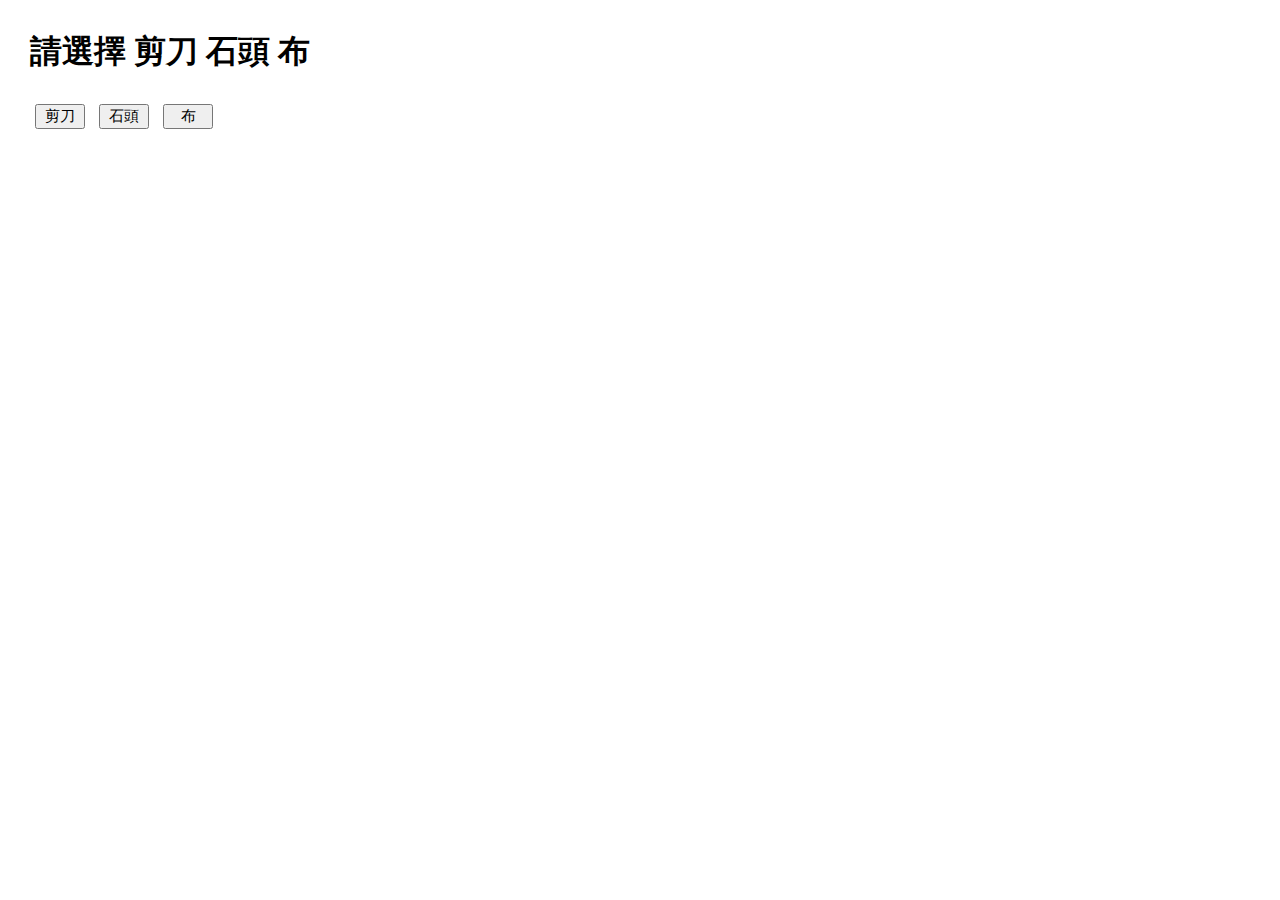
<file: rock, paper, scissors, shoot!/index.html>
<!DOCTYPE html>
<html lang="en">
<head>
    <meta charset="UTF-8">
    <meta name="viewport" content="width=device-width, initial-scale=1.0">
    <title>rock, paper, scissors, shoot!</title>
    <link rel="stylesheet" href="game.css">
</head>
<body>
    <section>
        <div>
            <h1>請選擇 剪刀 石頭 布</h1>
        </div>
        <div class="btn">
            <button id="btnScissors">剪刀</button>
            <button id="btnRock">石頭</button>
            <button id="btnPaper">布</button>
        </div>
    </section>
    <script src="game.js"></script>
</body>
</html>
</file>
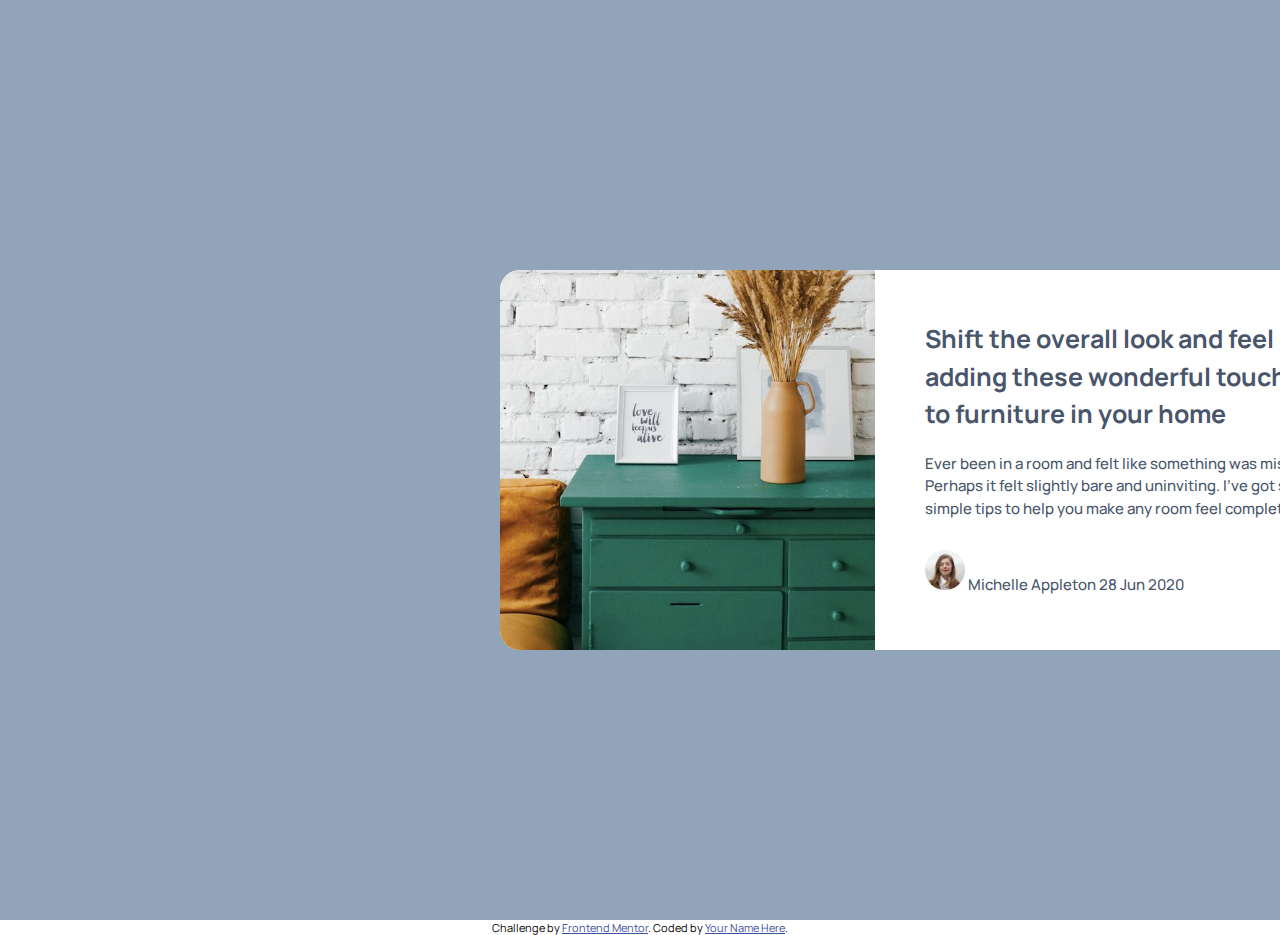
<file: frontendmentor-challenges/article-preview-component-master/index.html>
<!DOCTYPE html>
<html lang="en">

<head>
  <meta charset="UTF-8">
  <meta name="viewport" content="width=device-width, initial-scale=1.0">
  <!-- displays site properly based on user's device -->

  <link rel="icon" type="image/png" sizes="32x32" href="./images/favicon-32x32.png">
  <link rel="stylesheet" href="article-preview-component-master.css">
  <link rel="preconnect" href="https://fonts.googleapis.com">
  <link rel="preconnect" href="https://fonts.gstatic.com" crossorigin>
  <link href="https://fonts.googleapis.com/css2?family=Manrope:wght@500;700&display=swap" rel="stylesheet">

  <title>Frontend Mentor | Article preview component</title>

  <!-- Feel free to remove these styles or customise in your own stylesheet 👍 -->
  <style>
    .attribution {
      font-size: 11px;
      text-align: center;
    }

    .attribution a {
      color: hsl(228, 45%, 44%);
    }
  </style>
</head>

<body>
  <div class="background">
    <div class="container">
      <img class="drawers" src="images/drawers.jpg">
      <section>
        <h1>
          Shift the overall look and feel by adding these wonderful
          touches to furniture in your home
        </h1>

        <p>
          Ever been in a room and felt like something was missing? Perhaps
          it felt slightly bare and uninviting. I’ve got some simple tips
          to help you make any room feel complete.
        </p>
        <img class="michelle"src="images/avatar-michelle.jpg">
        <span>
          Michelle Appleton
          28 Jun 2020
        </span>
        <button id="btn">
          <img src="images/icon-share.svg">
        </button>
        <div id="share">
          <p>S H A R E</p>
          <img src="images/icon-facebook.svg">
          <img src="images/icon-twitter.svg">
          <img src="images/icon-pinterest.svg">
        </div>

      


      </section>



    </div>

  </div>



  <div class="attribution">
    Challenge by <a href="https://www.frontendmentor.io?ref=challenge" target="_blank">Frontend Mentor</a>.
    Coded by <a href="#">Your Name Here</a>.
  </div>
  <script src="article-preview-component-master.js"></script>
</body>

</html>
</file>
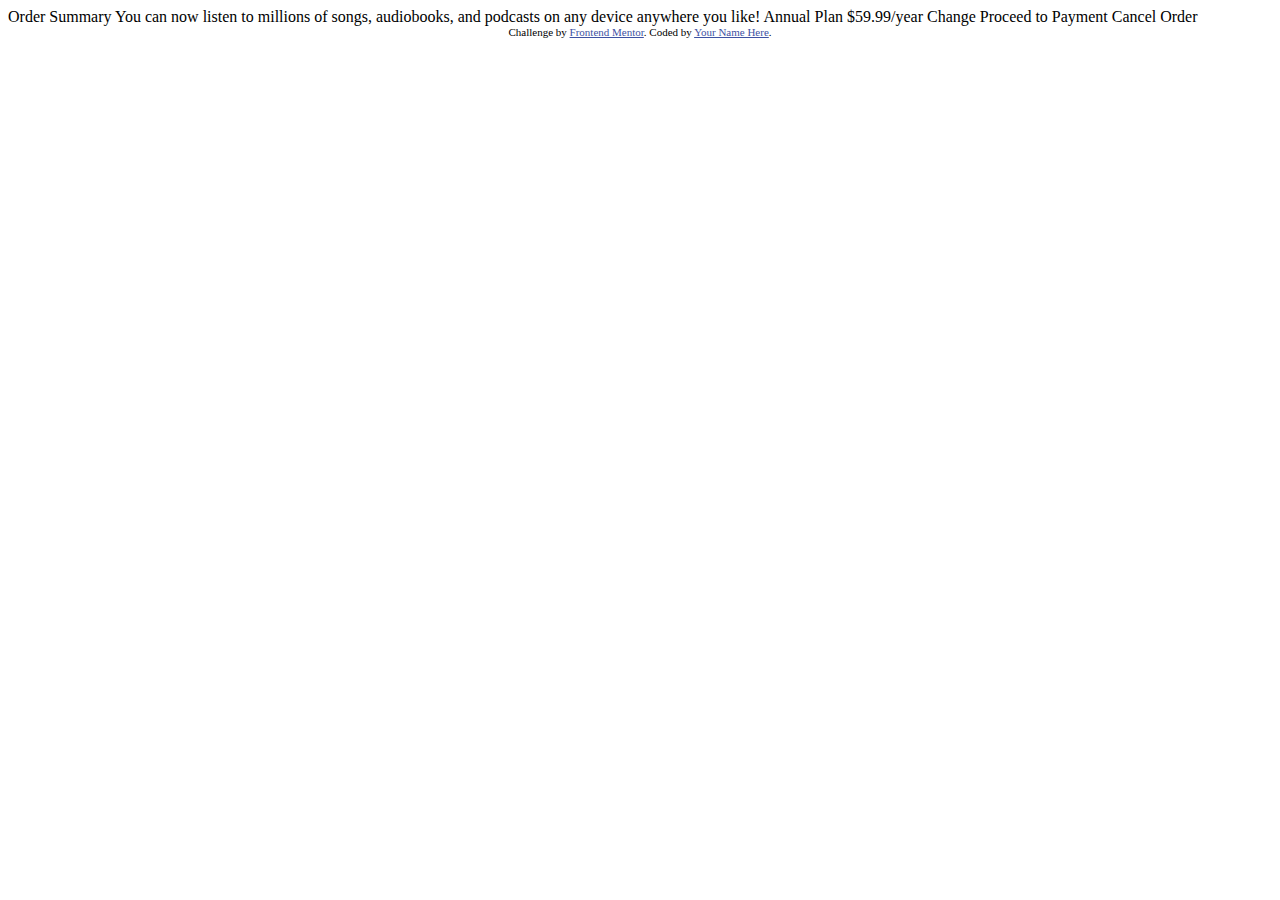
<file: frontendmentor-challenges/order-summary-component-main/index.html>
<!DOCTYPE html>
<html lang="en">
<head>
  <meta charset="UTF-8">
  <meta name="viewport" content="width=device-width, initial-scale=1.0"> <!-- displays site properly based on user's device -->

  <link rel="icon" type="image/png" sizes="32x32" href="./images/favicon-32x32.png">
  
  <title>Frontend Mentor | Order summary card</title>

  <!-- Feel free to remove these styles or customise in your own stylesheet 👍 -->
  <style>
    .attribution { font-size: 11px; text-align: center; }
    .attribution a { color: hsl(228, 45%, 44%); }
  </style>
</head>
<body>

  Order Summary

  You can now listen to millions of songs, audiobooks, and podcasts on any 
  device anywhere you like!

  Annual Plan
  $59.99/year

  Change

  Proceed to Payment
  Cancel Order
  
  <div class="attribution">
    Challenge by <a href="https://www.frontendmentor.io?ref=challenge" target="_blank">Frontend Mentor</a>. 
    Coded by <a href="#">Your Name Here</a>.
  </div>
</body>
</html>
</file>
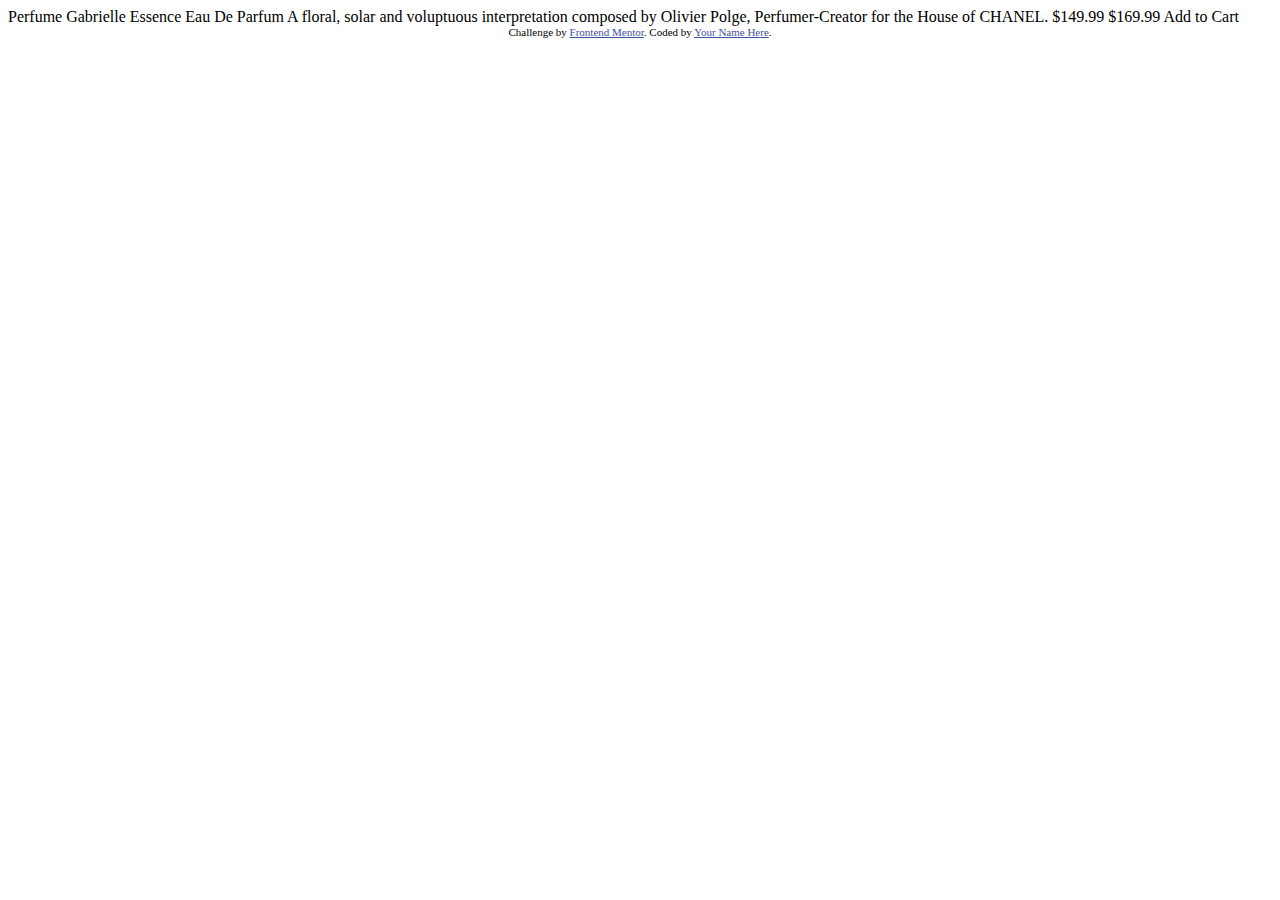
<file: frontendmentor-challenges/product-preview-card-component-main/index.html>
<!DOCTYPE html>
<html lang="en">
<head>
  <meta charset="UTF-8">
  <meta name="viewport" content="width=device-width, initial-scale=1.0"> <!-- displays site properly based on user's device -->

  <link rel="icon" type="image/png" sizes="32x32" href="./images/favicon-32x32.png">
  
  <title>Frontend Mentor | Product preview card component</title>

  <!-- Feel free to remove these styles or customise in your own stylesheet 👍 -->
  <style>
    .attribution { font-size: 11px; text-align: center; }
    .attribution a { color: hsl(228, 45%, 44%); }
  </style>
</head>
<body>

  Perfume

  Gabrielle Essence Eau De Parfum

  A floral, solar and voluptuous interpretation composed by Olivier Polge, 
  Perfumer-Creator for the House of CHANEL.

  $149.99
  $169.99

  Add to Cart
  
  <div class="attribution">
    Challenge by <a href="https://www.frontendmentor.io?ref=challenge" target="_blank">Frontend Mentor</a>. 
    Coded by <a href="#">Your Name Here</a>.
  </div>
</body>
</html>
</file>
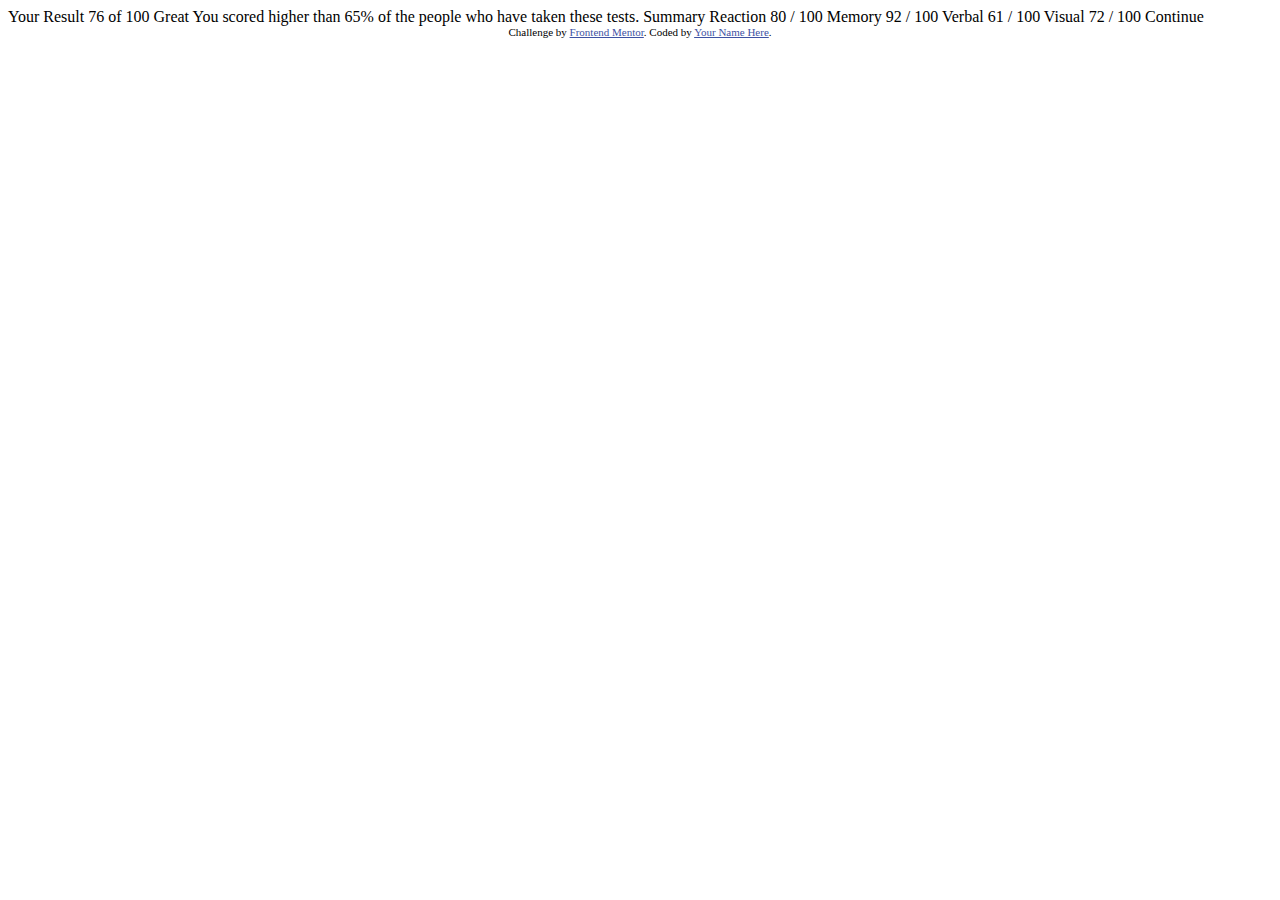
<file: frontendmentor-challenges/results-summary-component-main/index.html>
<!DOCTYPE html>
<html lang="en">
<head>
  <meta charset="UTF-8">
  <meta name="viewport" content="width=device-width, initial-scale=1.0"> <!-- displays site properly based on user's device -->

  <link rel="icon" type="image/png" sizes="32x32" href="./assets/images/favicon-32x32.png">
  
  <title>Frontend Mentor | Results summary component</title>

  <!-- Feel free to remove these styles or customise in your own stylesheet 👍 -->
  <style>
    .attribution { font-size: 11px; text-align: center; }
    .attribution a { color: hsl(228, 45%, 44%); }
  </style>
</head>
<body>

  Your Result
  76
  of 100

  Great
  You scored higher than 65% of the people who have taken these tests.
  
  Summary

  Reaction
  80 / 100

  Memory
  92 / 100

  Verbal
  61 / 100

  Visual
  72 / 100

  Continue
  
  <div class="attribution">
    Challenge by <a href="https://www.frontendmentor.io?ref=challenge" target="_blank">Frontend Mentor</a>. 
    Coded by <a href="#">Your Name Here</a>.
  </div>
</body>
</html>
</file>
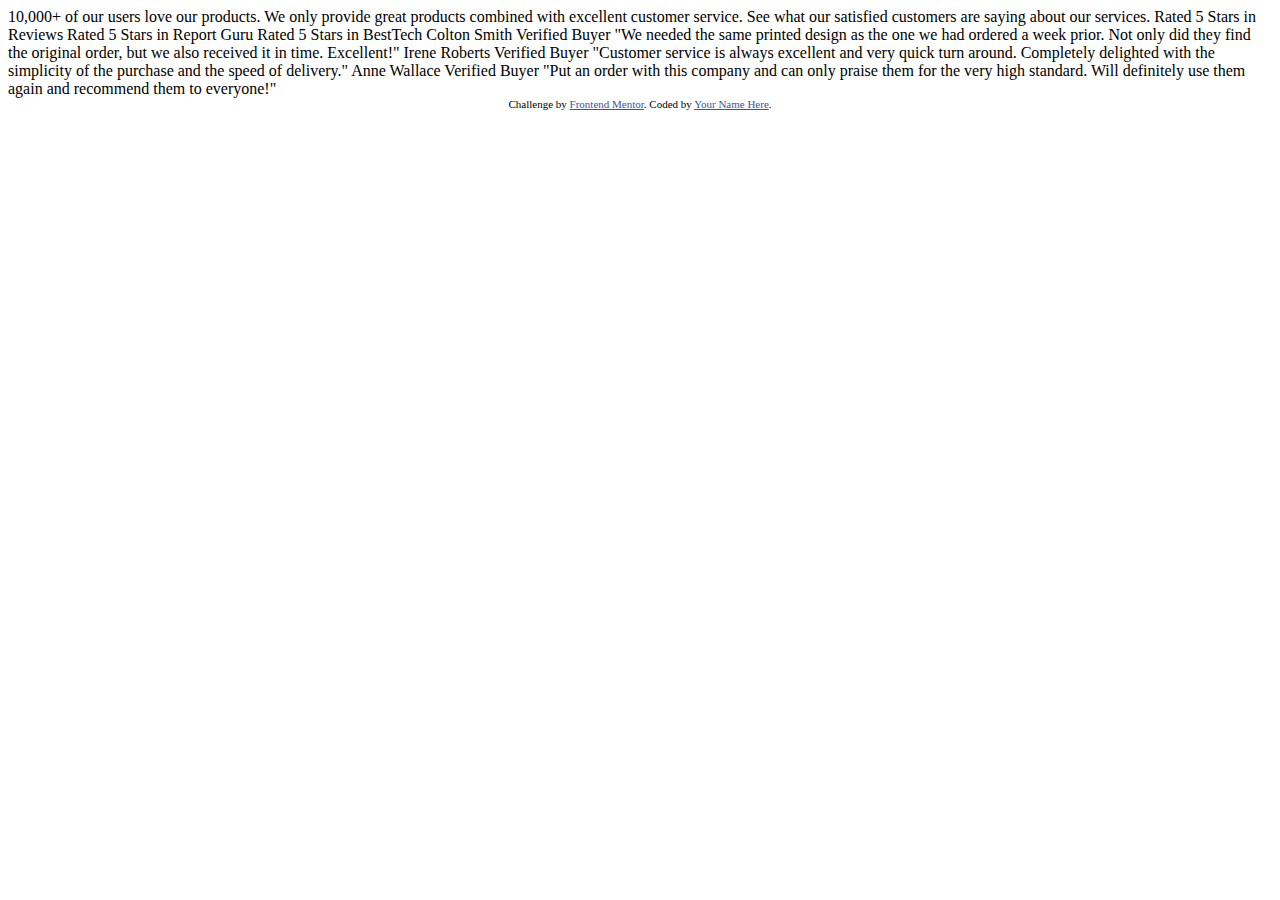
<file: frontendmentor-challenges/social-proof-section-master/index.html>
<!DOCTYPE html>
<html lang="en">
  <head>
    <meta charset="UTF-8" />
    <meta name="viewport" content="width=device-width, initial-scale=1.0" />
    <!-- displays site properly based on user's device -->

    <link
      rel="icon"
      type="image/png"
      sizes="32x32"
      href="./images/favicon-32x32.png"
    />

    <title>Frontend Mentor | Social proof section</title>

    <!-- Feel free to remove these styles or customise in your own stylesheet 👍 -->
    <style>
      .attribution {
        font-size: 11px;
        text-align: center;
      }
      .attribution a {
        color: hsl(228, 45%, 44%);
      }
    </style>
  </head>
  <body>
    10,000+ of our users love our products.

    We only provide great products combined with excellent customer service.
    See what our satisfied customers are saying about our services.
    
    Rated 5 Stars in Reviews
    Rated 5 Stars in Report Guru
    Rated 5 Stars in BestTech
    
    Colton Smith 
    Verified Buyer
    "We needed the same printed design as the one we had ordered a week prior.
    Not only did they find the original order, but we also received it in time.
    Excellent!"
    
    Irene Roberts 
    Verified Buyer
    "Customer service is always excellent and very quick turn around. Completely
    delighted with the simplicity of the purchase and the speed of delivery."
    
    Anne Wallace 
    Verified Buyer
    "Put an order with this company and can only praise them for the very high
    standard. Will definitely use them again and recommend them to everyone!"

    <div class="attribution">
      Challenge by
      <a href="https://www.frontendmentor.io?ref=challenge" target="_blank"
        >Frontend Mentor</a
      >. Coded by <a href="#">Your Name Here</a>.
    </div>
  </body>
</html>
</file>
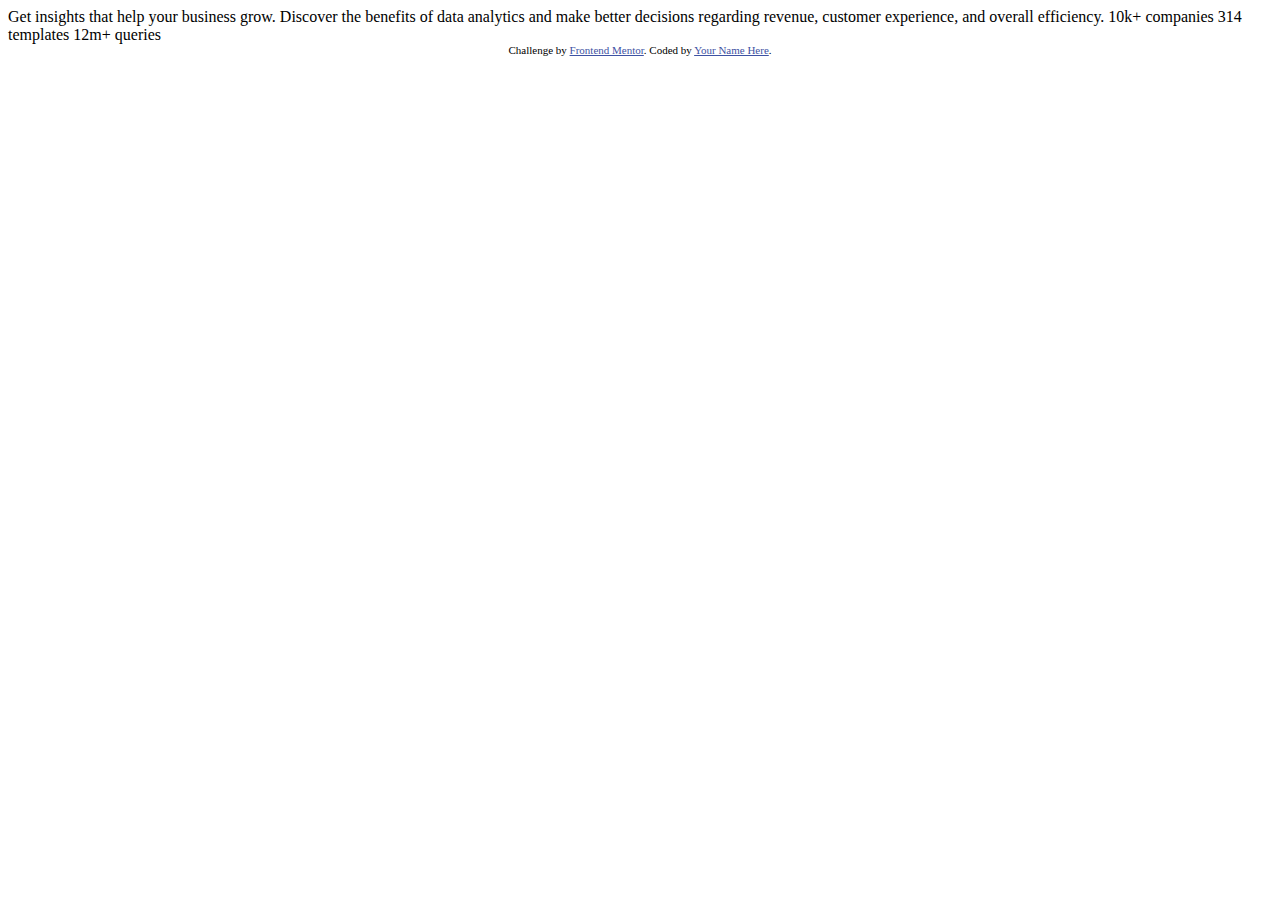
<file: frontendmentor-challenges/stats-preview-card-component-main/index.html>
<!DOCTYPE html>
<html lang="en">
<head>
  <meta charset="UTF-8">
  <meta name="viewport" content="width=device-width, initial-scale=1.0"> <!-- displays site properly based on user's device -->

  <link rel="icon" type="image/png" sizes="32x32" href="./images/favicon-32x32.png">
  
  <title>Frontend Mentor | Stats preview card component</title>

  <!-- Feel free to remove these styles or customise in your own stylesheet 👍 -->
  <style>
    .attribution { font-size: 11px; text-align: center; }
    .attribution a { color: hsl(228, 45%, 44%); }
  </style>
</head>
<body>

  Get insights that help your business grow.

  Discover the benefits of data analytics and make better decisions regarding revenue, customer 
  experience, and overall efficiency.

  10k+ companies
  314 templates
  12m+ queries

  <div class="attribution">
    Challenge by <a href="https://www.frontendmentor.io?ref=challenge" target="_blank">Frontend Mentor</a>. 
    Coded by <a href="#">Your Name Here</a>.
  </div>
</body>
</html>
</file>
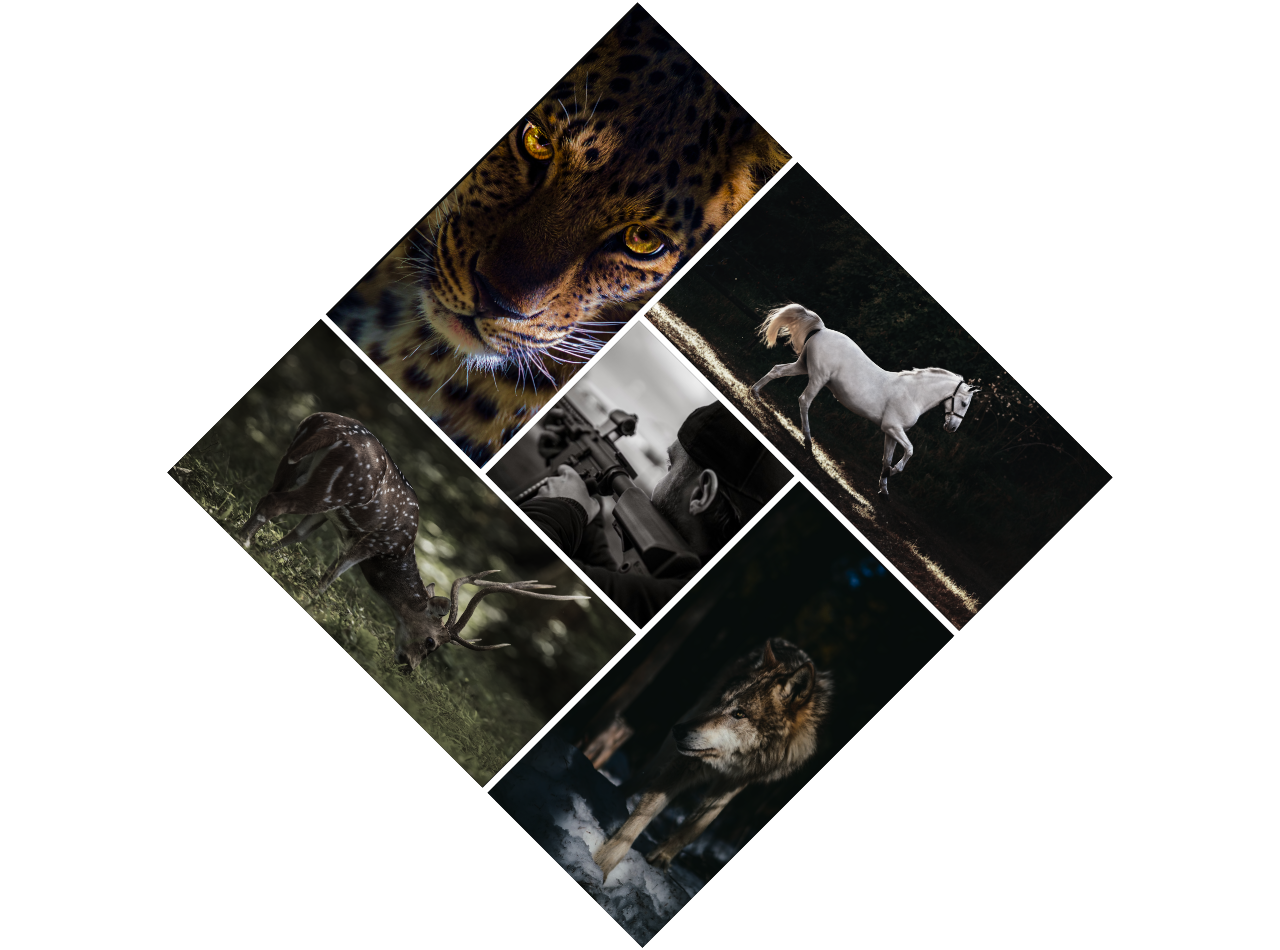
<file: Mosaic Layout/Mosaic Layout.html>
<!DOCTYPE html>
<html lang="en">
<head>
    <meta charset="UTF-8">
    <meta name="viewport" content="width=device-width, initial-scale=1.0">
    <link href="Mosaic Layout.css" rel="stylesheet">

    <title>Mosaic Layout</title>
</head>
<body>
    <div class="content_grid">
        <div class="one"></div>
        <div class="two"></div>
        <div class="three"></div>
        <div class="four"></div>
        <div class="five"></div>


    </div>
    
</body>
</html>
</file>
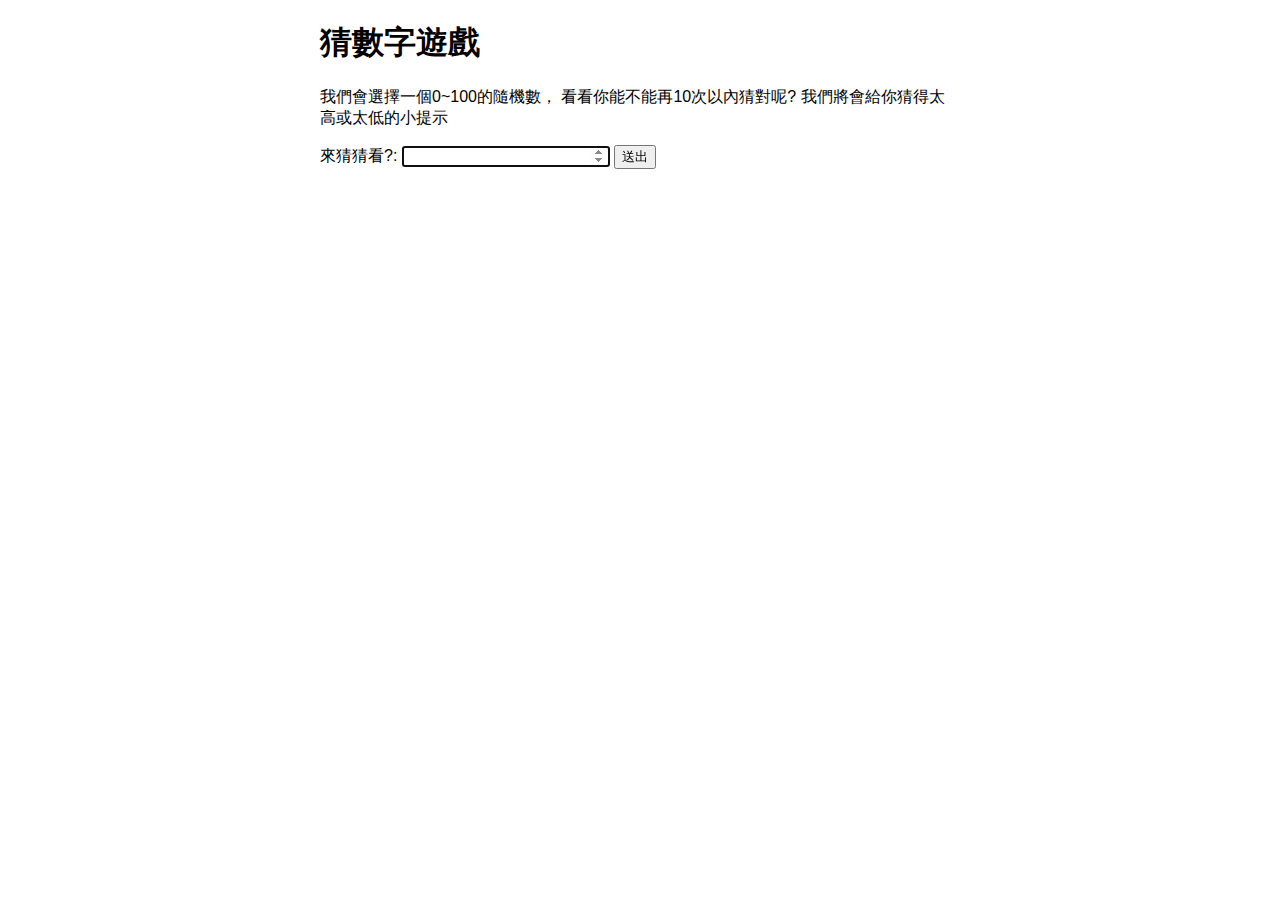
<file: number-guessing-game/number-guessing-game-start.html>
<!DOCTYPE html>
<html lang="en-us">

<head>
  <meta charset="utf-8">

  <title>Number guessing game</title>

  <style>
    html {
      font-family: sans-serif;
    }

    body {
      width: 50%;
      max-width: 800px;
      min-width: 480px;
      margin: 0 auto;
    }

    .form input[type="number"] {
      width: 200px;
    }

    .lastResult {
      color: white;
      padding: 3px;
    }
  </style>
</head>

<body>
  <h1>猜數字遊戲</h1>

  <p>我們會選擇一個0~100的隨機數， 看看你能不能再10次以內猜對呢? 我們將會給你猜得太高或太低的小提示</p>

  <div class="form">
    <label for="guessField">來猜猜看?: </label>
    <input type="number" min="1" max="100" required id="guessField" class="guessField">
    <input type="submit" value="送出" class="guessSubmit">
  </div>

  <div class="resultParas">
    <p class="guesses"></p>
    <p class="lastResult"></p>
    <p class="lowOrHi"></p>
  </div>

  <script src="number-guessing-game-start.js"></script>

</body>

</html>
</file>
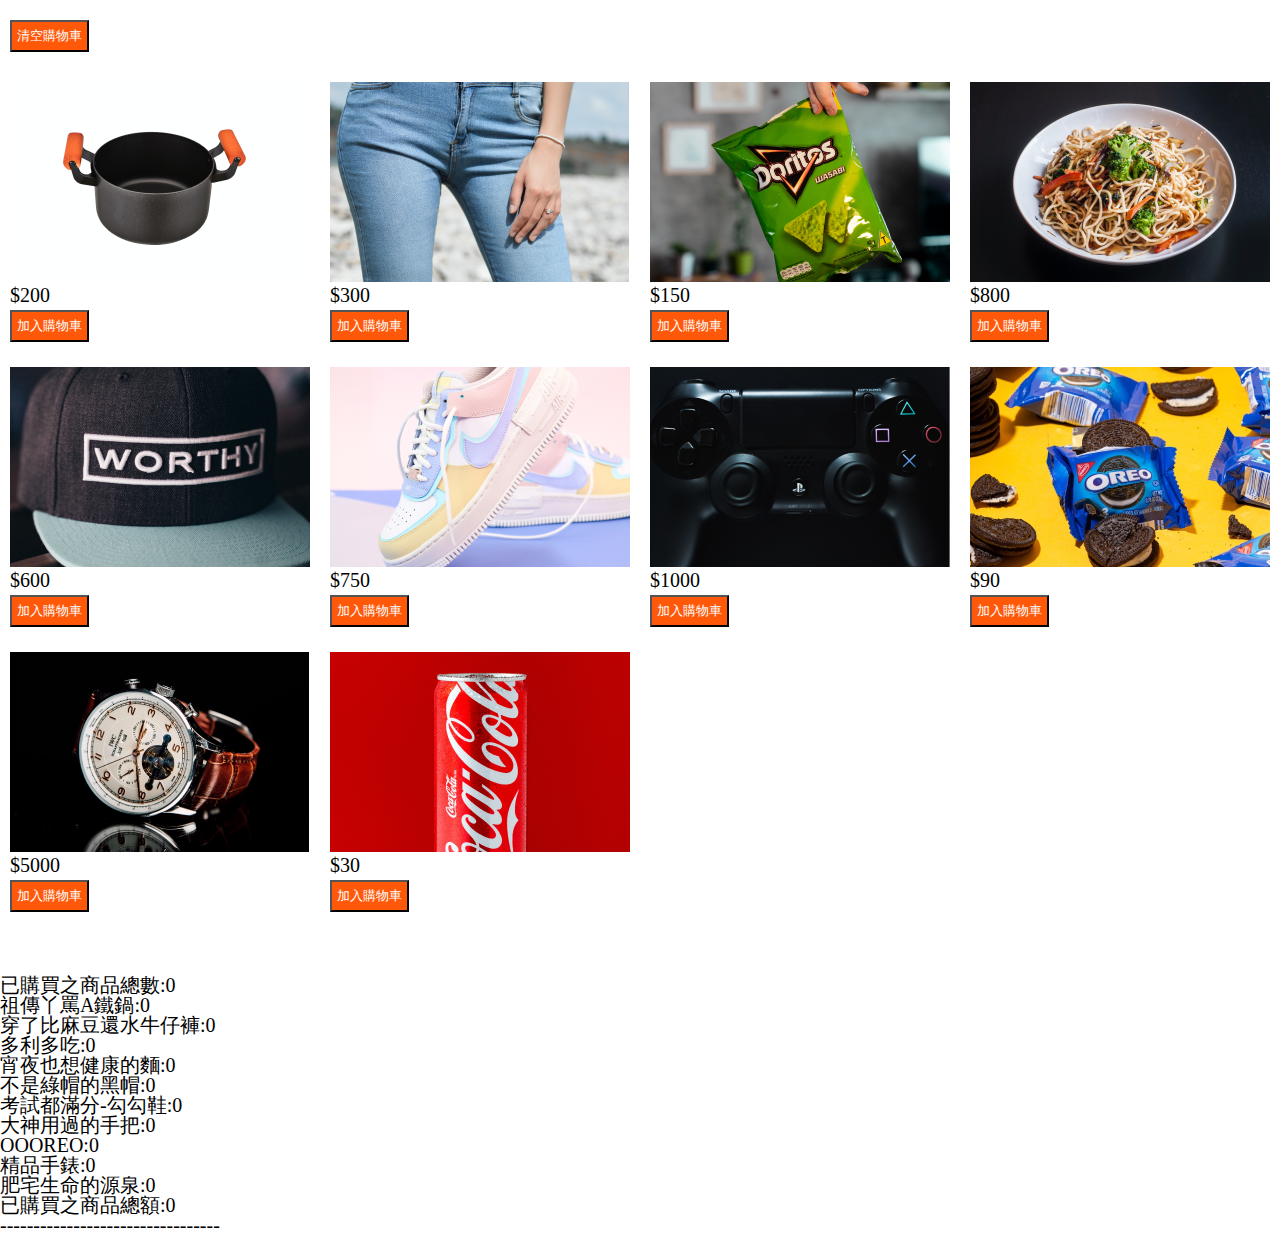
<file: shopping cart/shopping_cart.html>
<!DOCTYPE html>
<html lang="en">
<head>
    <meta charset="UTF-8">
    <meta name="viewport" content="width=device-width, initial-scale=1.0">
    <title>Shopping Cart</title>
    <link rel="stylesheet" href="reset.css">
    <link rel="stylesheet" href="Shopping Cart.css">
    
</head>
<body>
    <div class="function">
        <button id="cancel">清空購物車</button>
    </div>
    <div class="warp">
        <div class="product">
            <img src="pic/pot.png">
            <p class="price">$200</p>
            <button class="btn1">加入購物車</button>
        </div>
        <div class="product">
            <img src="pic/pants.png">
            <p class="price">$300</p>
            <button class="btn2">加入購物車</button>
        </div>
        <div class="product">
            <img src="pic/doritos.png">
            <p class="price">$150</p>
            <button class="btn3">加入購物車</button>
        </div>
        <div class="product">
            <img src="pic/nodles.png">
            <p class="price">$800</p>
            <button class="btn4">加入購物車</button>
        </div>
        <div class="product">
            <img src="pic/cap.png">
            <p class="price">$600</p>
            <button class="btn5">加入購物車</button>
        </div>
        <div class="product">
            <img src="pic/shoes.png">
            <p class="price">$750</p>
            <button class="btn6">加入購物車</button>
        </div>
        <div class="product">
            <img src="pic/gamecontroler.png">
            <p class="price">$1000</p>
            <button class="btn7">加入購物車</button>
        </div>
        <div class="product">
            <img src="pic/oreo.png">
            <p class="price">$90</p>
            <button class="btn8">加入購物車</button>
        </div>
        <div class="product">
            <img src="pic/watch.png">
            <p class="price">$5000</p>
            <button class="btn9">加入購物車</button>
        </div>
        <div class="product">
            <img src="pic/coke.png">
            <p class="price">$30</p>
            <button class="btn10">加入購物車</button>
        </div>
    </div>
    </br>
    </br>
    </br>
    <p class="cart">
        
    </p>
    <script src="Shopping Cart.js"></script>
</body>
</html>
</file>
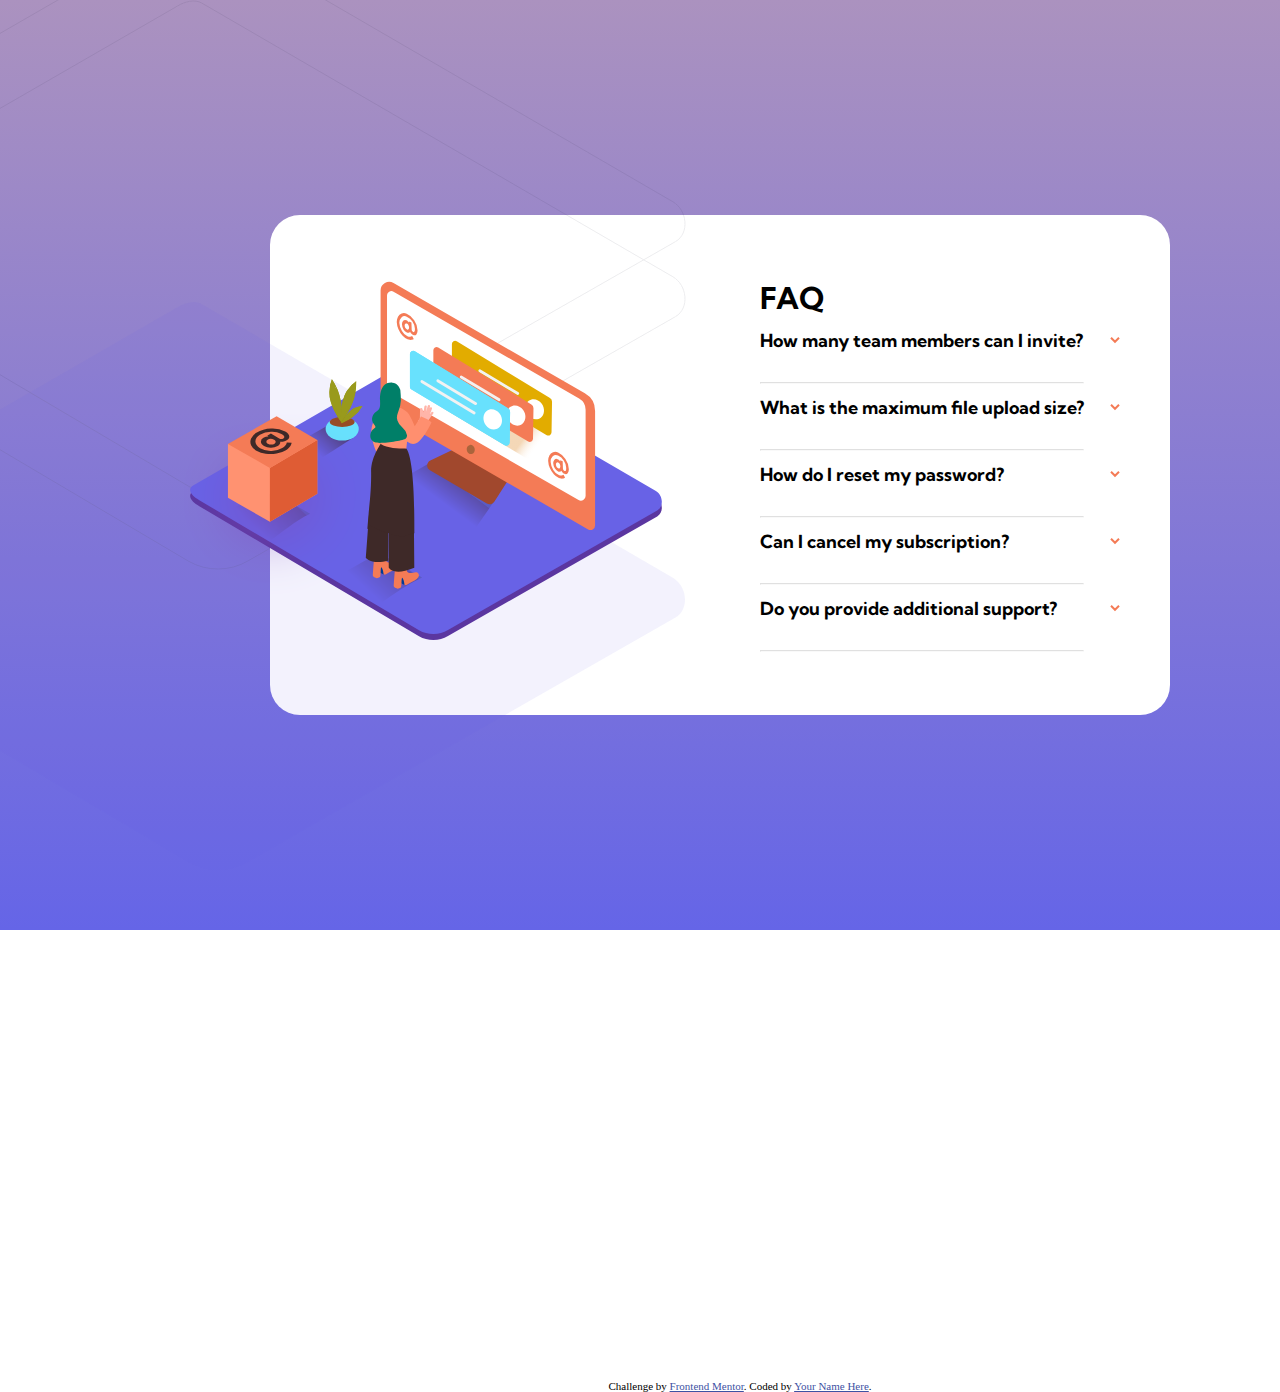
<file: frontendmentor-challenges/faq-accordion-card-main/FAQ Accordion Card.html>
<!DOCTYPE html>
<html lang="en">

<head>
  <meta charset="UTF-8">
  <meta name="viewport" content="width=device-width, initial-scale=1.0">
  <!-- displays site properly based on user's device -->

  <link rel="icon" type="image/png" sizes="32x32" href="./images/favicon-32x32.png">

  <title>Frontend Mentor | FAQ Accordion Card</title>

  <!-- Feel free to remove these styles or customise in your own stylesheet 👍 -->
  <style>
    .attribution {
      font-size: 11px;
      text-align: center;
    }

    .attribution a {
      color: hsl(228, 45%, 44%);
    }
  </style>
  <link rel="stylesheet" href="FAQ Accordion Card.css">
  <link rel="preconnect" href="https://fonts.googleapis.com">
  <link rel="preconnect" href="https://fonts.gstatic.com" crossorigin>
  <link href="https://fonts.googleapis.com/css2?family=Kumbh+Sans&family=Overpass:wght@200&display=swap" rel="stylesheet">
  <link href="https://fonts.googleapis.com/css2?family=Kumbh+Sans:wght@700&family=Overpass:wght@200&display=swap" rel="stylesheet">
</head>

<body>
  <div class="background_1">
    <div class="background_2">
      <img class="bg_pattern" src="images/bg-pattern-desktop.svg">
      <img class="woman_online" src="images/illustration-woman-online-desktop.svg">
      <img class="illustration_box" src="images/illustration-box-desktop.svg">
    </div>
    <div id="faq">
      <section>
        <h1>FAQ</h1>
        <h2>How many team members can I invite?</h2>
          <img id="arrow_1" src="images/icon-arrow-down.svg">
        <p id="p_1">
          You can invite up to 2 additional users on the Free plan. There is no limit on
          team members for the Premium plan.
        </p>
        <hr style="color: #7e7e86; opacity: 0.3;margin-top: 15px;"></hr>

        <h2>What is the maximum file upload size?</h2>
                
          <img id="arrow_2" src="images/icon-arrow-down.svg">
        <p id="p_2">
          No more than 2GB. All files in your account must fit your allotted storage space.
        </p>
        <hr style="color: #7e7e86; opacity: 0.3;margin-top: 15px;"></hr>

        <h2>How do I reset my password?</h2>
                
          <img id="arrow_3"src="images/icon-arrow-down.svg">
        <p id="p_3">
          Click “Forgot password” from the login page or “Change password” from your profile page.
          A reset link will be emailed to you.
        </p>
        <hr style="color: #7e7e86; opacity: 0.3;margin-top: 15px;"></hr>

        <h2>Can I cancel my subscription?</h2>
                
          <img id="arrow_4"src="images/icon-arrow-down.svg">
        <p id="p_4">
          Yes! Send us a message and we’ll process your request no questions asked.
        </p>
        <hr style="color: #7e7e86; opacity: 0.3;margin-top: 15px;"></hr>
        <h2>Do you provide additional support?</h2>
                
          <img id="arrow_5"src="images/icon-arrow-down.svg">
        <p id="p_5">
          Chat and email support is available 24/7. Phone lines are open during normal business hours.
        </p>
        <hr style="color: #7e7e86; opacity: 0.3;margin-top: 15px;"></hr>
      </section>
    </div>
  </div>
  <div class="attribution">
    Challenge by <a href="https://www.frontendmentor.io?ref=challenge" target="_blank">Frontend Mentor</a>.
    Coded by <a href="#">Your Name Here</a>.
  </div>
  <script src="FAQ Accordion Card.js"></script>
</body>

</html>
</file>
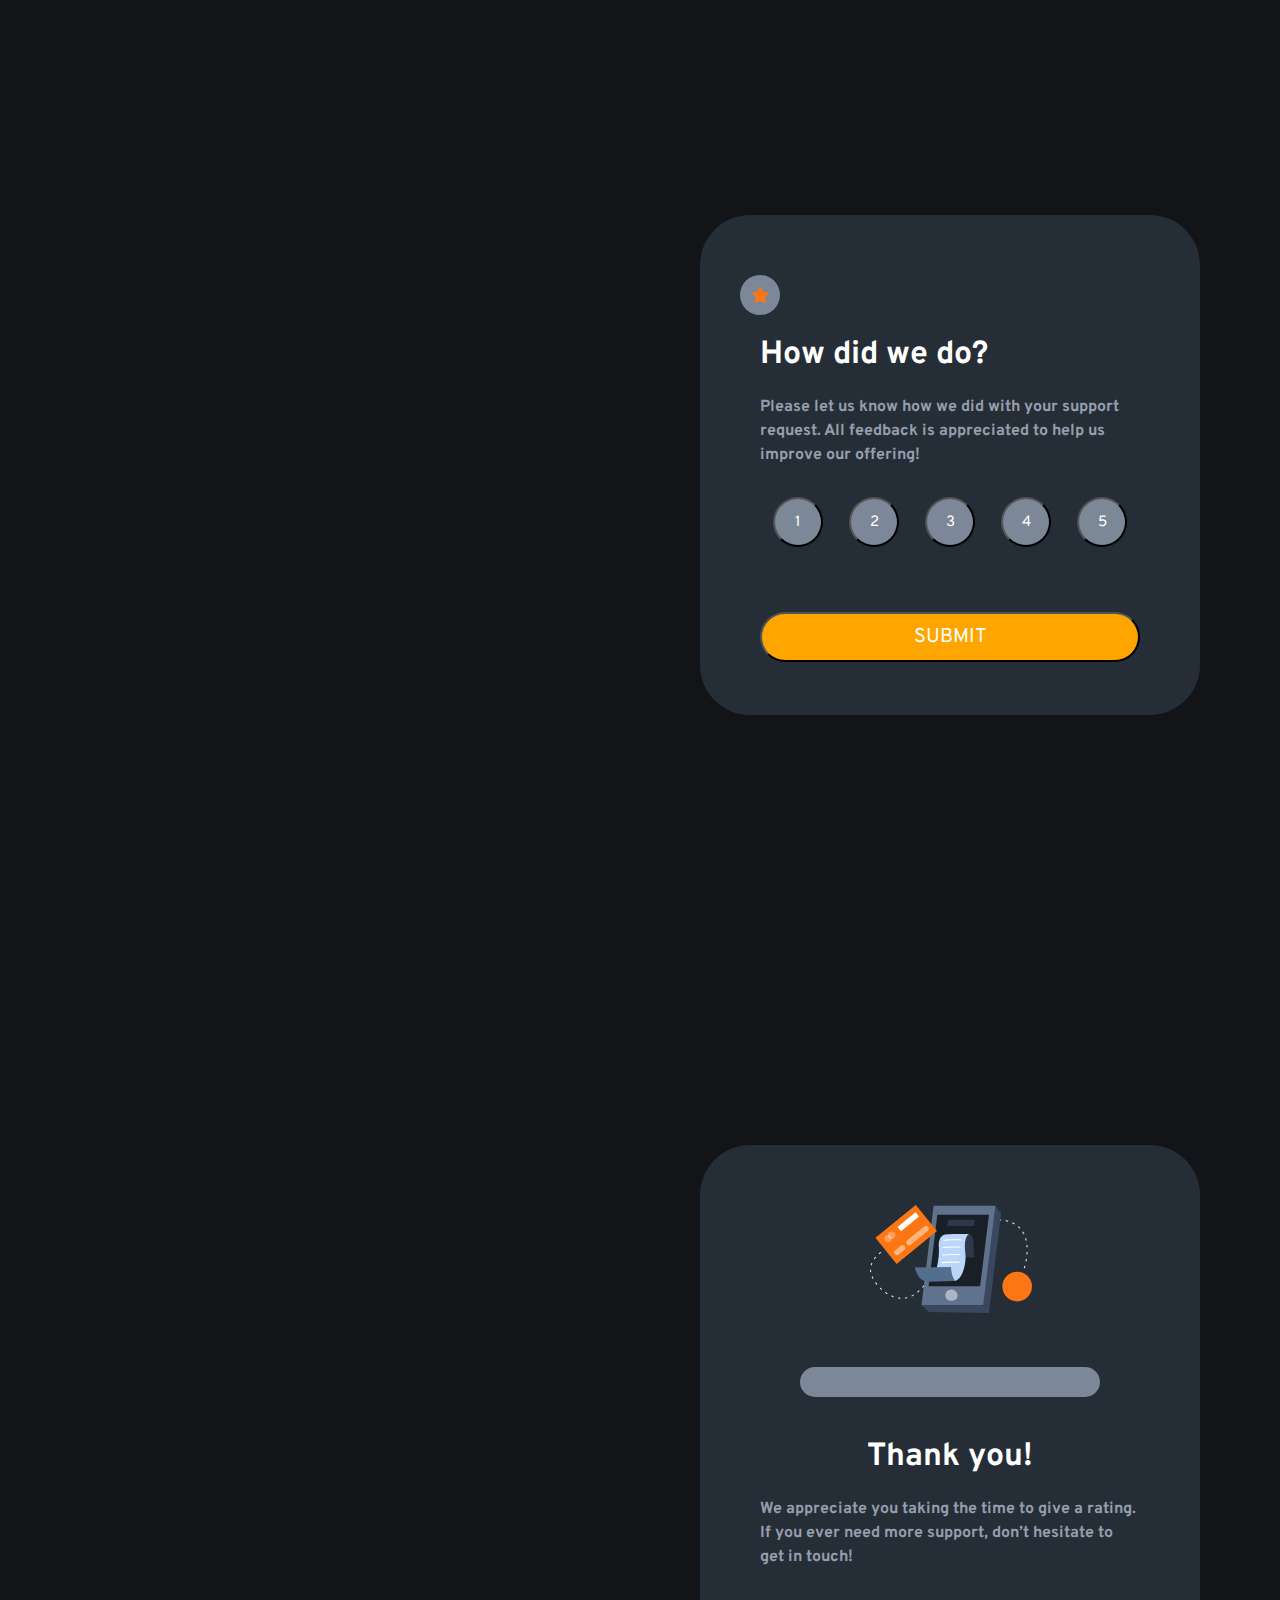
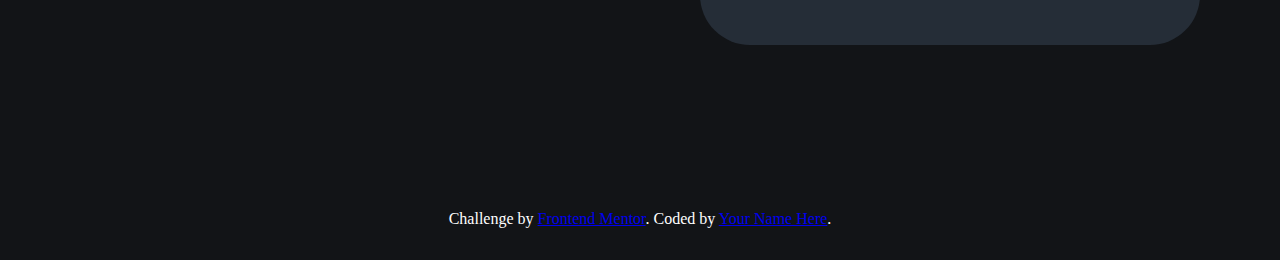
<file: frontendmentor-challenges/interactive-rating-component-main/rating-component_1.html>
<!DOCTYPE html>
<html lang="en">
<head>
  <meta charset="UTF-8">
  <meta name="viewport" content="width=device-width, initial-scale=1.0"> <!-- displays site properly based on user's device -->

  <link rel="stylesheet" href="images/interactive_rating.css"/>
  <link rel="preconnect" href="https://fonts.googleapis.com">
  <link rel="preconnect" href="https://fonts.gstatic.com" crossorigin>
  <link href="https://fonts.googleapis.com/css2?family=Overpass:wght@700&display=swap" rel="stylesheet">

  <title>Frontend Mentor | Interactive rating component</title>

  <!-- Feel free to remove these styles or customise in your own stylesheet 👍 -->
  <style>
    .attribution { font-size: 11px; text-align: center; }
    .attribution a { color: hsl(228, 45%, 44%); }
  </style>
</head>
<body>
  <div class="background">
    <div class="content_1">
      <div class="star_box">
        <img id=star src="images/icon-star.svg">
      </div>
      <h1>How did we do?</h1>
      <p class="text">Please let us know how we did with your support request. All feedback is appreciated 
        to help us improve our offering!
      </p>
      <div class="score">
        <button id="btn1">
          <p class="num1">1</p>
        </button id="btn1">
          
        <button id="btn2">
          <p class="num2">2</p>
        </button id="btn2">

        <button id="btn3">
          <p class="num3">3</p>
        </button id="btn3">

        <button id="btn4">
          <p class="num4">4</p>
        </button id="btn4">

        <button id="btn5">
          <p class="num5">5</p>
        </button id="btn5">
      </div>
      <button id="submit">
        <p>SUBMIT</p>
      </button>
    </div>
  </div> 
  <script src="rating-component.js"></script>
  <div class="background">
    <div class="content_2">
        <img id="img2" src="images/illustration-thank-you.svg">
        <div class="event">
            <div class="event_text">
                <p id="event_value"></p>
            </div>
            <h1 class="thank">Thank you!</h1>
            <p class="text">We appreciate you taking the time to give a rating. If you ever need more support,
            don’t hesitate to get in touch!
            </p>
        </div>
    </div>
</div>




  <div id="attribution">
    Challenge by <a href="https://www.frontendmentor.io?ref=challenge" target="_blank">Frontend Mentor</a>. 
    Coded by <a href="#">Your Name Here</a>.
  </div>
</body>
</html>
</file>
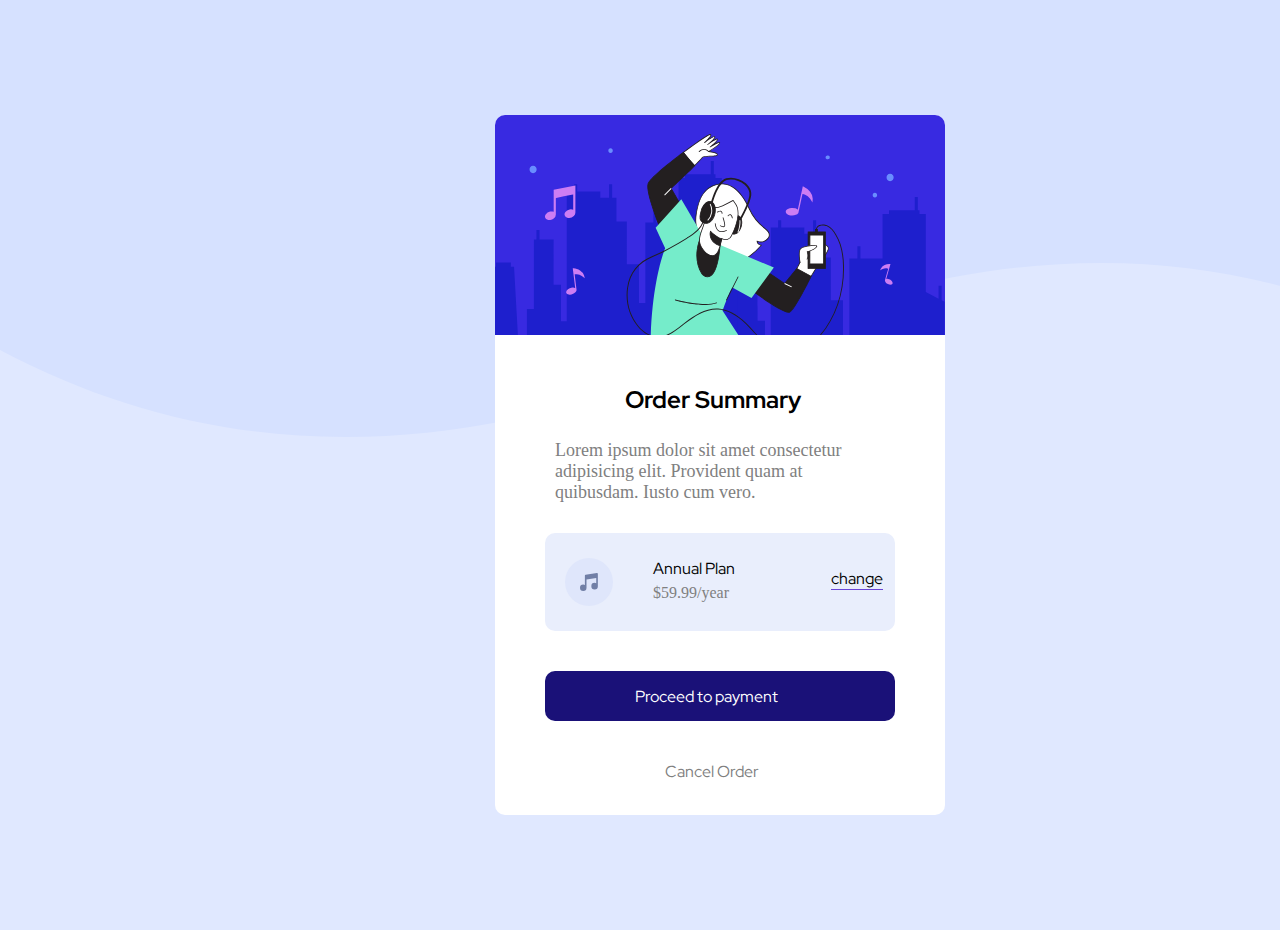
<file: frontendmentor-challenges/order-summary-component-main/order-summary.html>
<!DOCTYPE html>
<html>
    <head>
        <meta charset="utf-8">
        <link rel="stylesheet"  href="order-summary.css">
        <link rel="preconnect" href="https://fonts.googleapis.com">
        <link rel="preconnect" href="https://fonts.gstatic.com" crossorigin>
        <link href="https://fonts.googleapis.com/css2?family=Red+Hat+Display:wght@900&display=swap" rel="stylesheet">


        <title>order-summary</title>
    
        
    </head>
    <body>
        <div class="background">
            <svg xmlns="http://www.w3.org/2000/svg" width="1440" height="437"><path fill="#D6E1FF" fill-rule="evenodd" d="M0 349.974c218.558 116.035 460.05 116.035 724.475 0s502.933-116.035 715.525 0V0H0v349.974z"/></svg>
            <div class="content">
                <div class="pic">
                    <img src="images/illustration-hero.svg" style="border-radius: 10px 10px 0px 0px;">
                </div>
                <div class="text">
                    <h2>Order Summary</h2>
                    <p>Lorem ipsum dolor sit amet consectetur adipisicing elit. Provident quam at quibusdam. Iusto cum vero.</p>
                </div>
                <div class="box-1">
                    <img src="images/icon-music.svg">
                    <span class="box-2">
                        <p style="font-family:'Red Hat Display', sans-serif;">Annual Plan</p>
                        <p style="padding-top: 5px;color: gray;">$59.99/year</p>
                    </span>
                    <span class="box-3">
                        <p style="font-family:'Red Hat Display', sans-serif;">change</p>
                    </span>
                </div>
                <div class="bottom-1">
                    <p style="font-family:'Red Hat Display', sans-serif;">Proceed to payment</p>
                </div>
                <div class="bottom-2">
                    <P style="font-family:'Red Hat Display', sans-serif;">Cancel Order</P>
                </div>
            










        </div>








    </body>


</html>
</file>
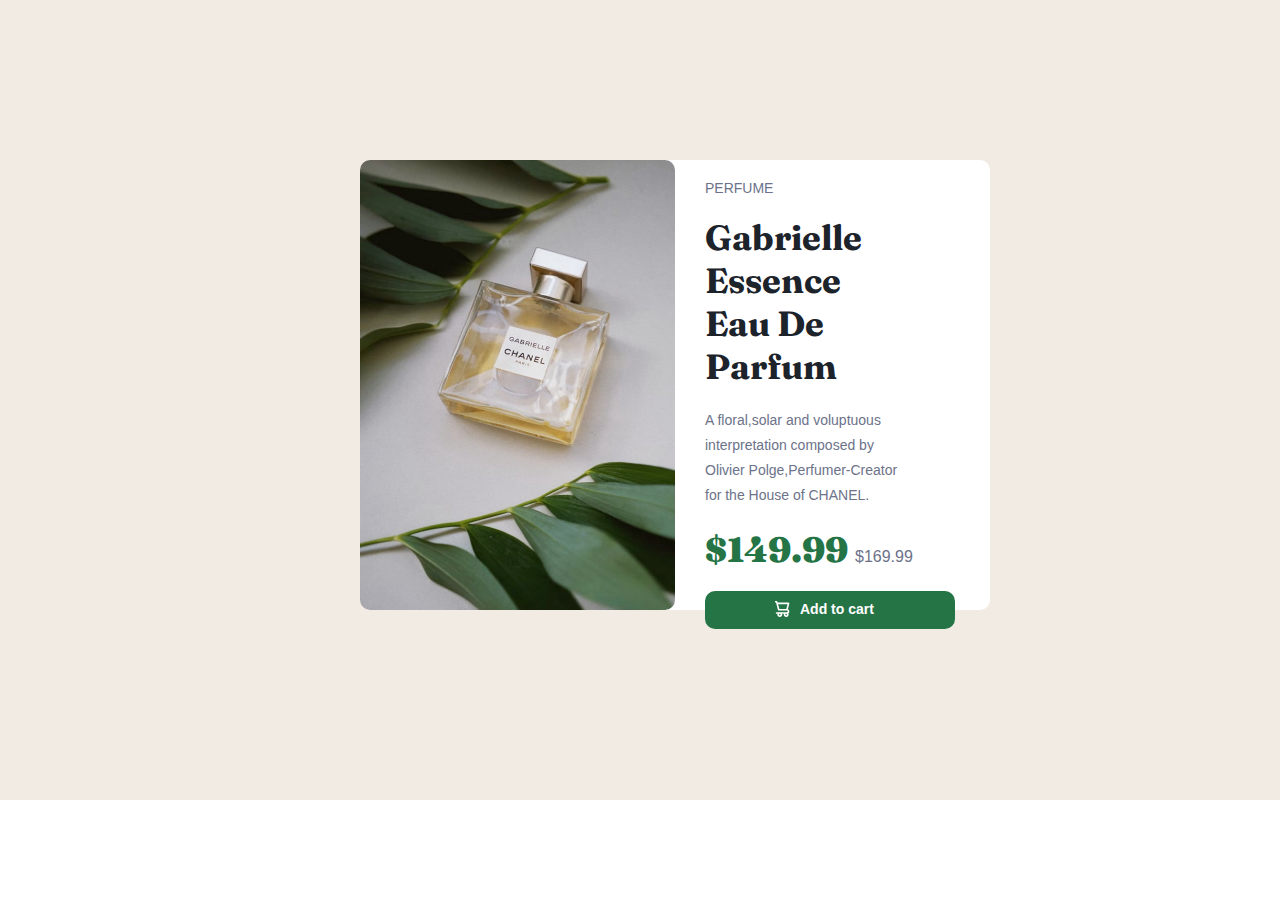
<file: frontendmentor-challenges/product-preview-card-component-main/product-preview-card.html>
<!DOCTYPE html>
<html>
    <head>
        <meta charset="utf-8">         
        <link rel="stylesheet" href="product-preview-card.css"/>
        <link rel="preconnect" href="https://fonts.googleapis.com">
        <link rel="preconnect" href="https://fonts.gstatic.com" crossorigin>
        <link href="https://fonts.googleapis.com/css2?family=Fraunces:opsz@9..144&display=swap" rel="stylesheet">
    </head>
    <body>
        <div class="wapper">
            <div class="content">
                <div class="products">
                    <img src="images/image-product-desktop.jpg">
                </div>
                <div class="products_info">
                    <div class="products_category">
                        <p style="color: hsl(228, 12%, 48%)">PERFUME</p>
                    </div>
                    <div class="products_name">
                            <span>Gabrielle Essence Eau De Parfum</span>
                    </div>
                    <div class="products_description">
                        <p>
                            A floral,solar and voluptuous interpretation composed by Olivier
                            Polge,Perfumer-Creator for the House of CHANEL.
                        </p>
                    </div>
                    <div class="products_prices">
                        <span class="prices-1">
                            $149.99
                        </span>             
                        <span style="font-family:'Montserrat', sans-serif; color: hsl(228, 12%, 48%);">
                            $169.99
                        </span>
                        
                    </div>
                    <div class="shopping_bag_buttom">                       
                        <svg width="15" height="16" xmlns="http://www.w3.org/2000/svg"><path d="M14.383 10.388a2.397 2.397 0 0 0-1.518-2.222l1.494-5.593a.8.8 0 0 0-.144-.695.8.8 0 0 0-.631-.28H2.637L2.373.591A.8.8 0 0 0 1.598 0H0v1.598h.983l1.982 7.4a.8.8 0 0 0 .799.59h8.222a.8.8 0 0 1 0 1.599H1.598a.8.8 0 1 0 0 1.598h.943a2.397 2.397 0 1 0 4.507 0h1.885a2.397 2.397 0 1 0 4.331-.376 2.397 2.397 0 0 0 1.12-2.021ZM11.26 7.99H4.395L3.068 3.196h9.477L11.26 7.991Zm-6.465 6.392a.8.8 0 1 1 0-1.598.8.8 0 0 1 0 1.598Zm6.393 0a.8.8 0 1 1 0-1.598.8.8 0 0 1 0 1.598Z" fill="#FFF"/></svg>
                        <p>Add to cart</p>  
                    </div>
                </div>
            </div>
        </div>

    </body>
</html>
</file>
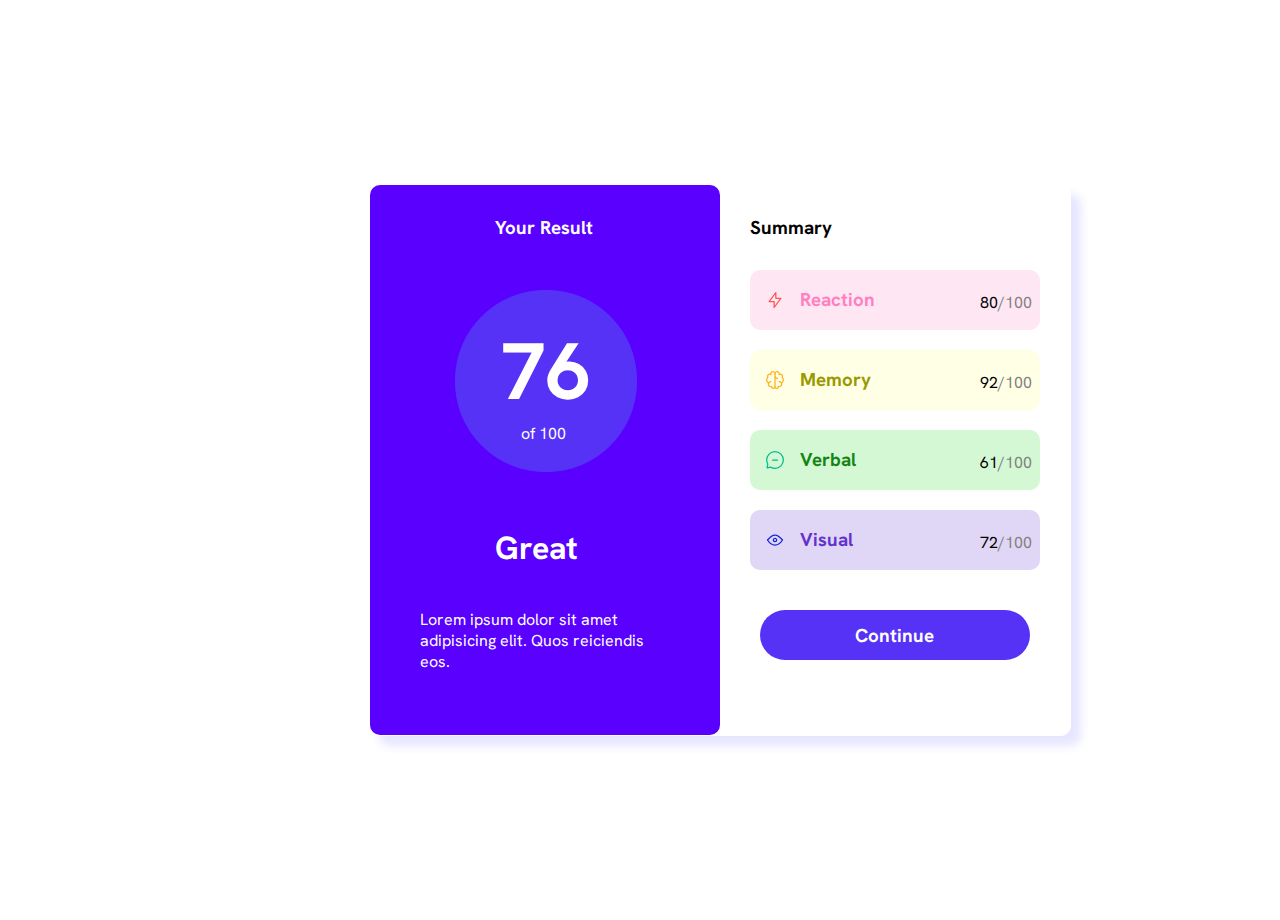
<file: frontendmentor-challenges/results-summary-component-main/results-summary.html>
<!DOCTYPE html>
    <head>
        <meat chaeset="utf-8">
        <link rel="stylesheet"  href="results-summary.css"/>
        <link rel="preconnect" href="https://fonts.googleapis.com">
        <link rel="preconnect" href="https://fonts.gstatic.com" crossorigin>
        <link href="https://fonts.googleapis.com/css2?family=Hanken+Grotesk:wght@500&display=swap" rel="stylesheet">
    </head>
    <body>
        <div class="background">
            <div class="content">
                <div class="box-1">
                    <div class="box-1-content">
                        <div class="your-result"><h3>Your Result</h3></div>
                        <div class="score">
                            <span>
                                <h1>76</h1>
                                <p style="font-size: 16px;">of 100</p>
                            </span>                           
                        </div>
                        <div class="great">
                            <h1>Great</h1>
                            <p>Lorem ipsum dolor sit amet adipisicing elit. Quos reiciendis eos.</p>
                        </div>
                    </div>   
                </div>
                <div class="box-2">
                    <div>
                        <h3>Summary</h3>
                    </div>
                    <div class="box-2-content">
                        <div class="div-1">
                          <svg xmlns="http://www.w3.org/2000/svg" width="20" height="20" fill="none" viewBox="0 0 20 20"><path stroke="#F55" stroke-linecap="round" stroke-linejoin="round" stroke-width="1.25" d="M10.833 8.333V2.5l-6.666 9.167h5V17.5l6.666-9.167h-5Z"/></svg>                          
                            <h3>Reaction</h3>
                            <div>
                                80<span>/100</span>
                            </div>
                        </div>
                        <div class="div-2">
                            <svg xmlns="http://www.w3.org/2000/svg" width="20" height="20" fill="none" viewBox="0 0 20 20"><path stroke="#FFB21E" stroke-linecap="round" stroke-linejoin="round" stroke-width="1.25" d="M5.833 11.667a2.5 2.5 0 1 0 .834 4.858"/><path stroke="#FFB21E" stroke-linecap="round" stroke-linejoin="round" stroke-width="1.25" d="M3.553 13.004a3.333 3.333 0 0 1-.728-5.53m.025-.067a2.083 2.083 0 0 1 2.983-2.824m.199.054A2.083 2.083 0 1 1 10 3.75v12.917a1.667 1.667 0 0 1-3.333 0M10 5.833a2.5 2.5 0 0 0 2.5 2.5m1.667 3.334a2.5 2.5 0 1 1-.834 4.858"/><path stroke="#FFB21E" stroke-linecap="round" stroke-linejoin="round" stroke-width="1.25" d="M16.447 13.004a3.334 3.334 0 0 0 .728-5.53m-.025-.067a2.083 2.083 0 0 0-2.983-2.824M10 3.75a2.085 2.085 0 0 1 2.538-2.033 2.084 2.084 0 0 1 1.43 2.92m-.635 12.03a1.667 1.667 0 0 1-3.333 0"/></svg>
                            <h3>Memory</h3>
                            <div>92<span>/100</span></div>
                        </div>
                        <div class="div-3">
                            <svg xmlns="http://www.w3.org/2000/svg" width="20" height="20" fill="none" viewBox="0 0 20 20"><path stroke="#00BB8F" stroke-linecap="round" stroke-linejoin="round" stroke-width="1.25" d="M7.5 10h5M10 18.333A8.333 8.333 0 1 0 1.667 10c0 1.518.406 2.942 1.115 4.167l-.699 3.75 3.75-.699A8.295 8.295 0 0 0 10 18.333Z"/></svg>
                            <h3>Verbal</h3>
                            <div>61<span>/100</span></div>
                        </div>
                        <div class="div-4">
                            <svg xmlns="http://www.w3.org/2000/svg" width="20" height="20" fill="none" viewBox="0 0 20 20"><path stroke="#1125D6" stroke-linecap="round" stroke-linejoin="round" stroke-width="1.25" d="M10 11.667a1.667 1.667 0 1 0 0-3.334 1.667 1.667 0 0 0 0 3.334Z"/><path stroke="#1125D6" stroke-linecap="round" stroke-linejoin="round" stroke-width="1.25" d="M17.5 10c-1.574 2.492-4.402 5-7.5 5s-5.926-2.508-7.5-5C4.416 7.632 6.66 5 10 5s5.584 2.632 7.5 5Z"/></svg>
                            <h3>Visual</h3>
                            <div>72<span>/100</span></div>
                        </div>
                    </div>
                    <div class="foot">
                        <h3>Continue</h3>
                    </div>
                </div>
            </div>
        </div>
    </body>
</html>
</file>
<file: rock, paper, scissors, shoot!/game.css>
*{
    margin: 0px;
}
section div{
    margin: 30px;
}
.btn{
    margin: 10px 30px;
}
button{
    width: 50px;
    font-size: 15px;
    margin: 0px 5px;
}
</file>
<file: frontendmentor-challenges/article-preview-component-master/article-preview-component-master.css>
*{
    margin:0px;
}
body{
    font-family: 'Manrope', sans-serif;
    font-size: 13px;
}
.background{
    width:1900px;
    height:920px;
    background-color: #91a4ba;
    display: flex;
    align-items: center;
    justify-content: center;
}
.container{
    width: 900px;
    height:380px;
    background-color: white;
    border-radius: 20px;
}
.drawers{
    height:380px;
    width:475px;
    border-radius: 20px 0px 0px 20px;
}
section{
    background-color: white;
    width:400px;
    height:280px;
    float:right;
    position: relative;
    bottom: 384px;
    right:45px;
    padding: 50px 30px 50px 50px;
}
.michelle{
    height:40px;
    width:40px;
    border-radius: 20px;
    margin-top: 30px;
}
h1{
    line-height: 1.5;
    font-weight: 700;
    color: #48556a;
    font-size: 25px;
}
p{
    padding-top: 20px;
    line-height: 1.5;
    font-size: 15px;
    font-weight: 500;
    color: #48556a;
}
span{
    font-size: 15px;
    font-weight: 500;
    color: #48556a;
    text-align: center;
}
button{
    height:40px;
    width: 40px;
    border-radius: 20px;
    border: white;
    background-color: #ecf2f8;
    position: relative;
    left:130px;
}
#share{
    width:250px;
    background-color: #48556a;  
    border-radius: 10px;
    position: relative;
    left:280px;
    bottom: 100px;
    display: none;
}
#share img{
    float:left;
    position: relative;
    left:100px;
    bottom: 43px;
    padding: 10px 12px;

}
#share p{
    color: white;
    padding: 10px 10px 10px 30px;
}
</file>
<file: Mosaic Layout/Mosaic Layout.css>
*{
    margin: 0;
}
body{
    background-color: #fff;
    font-family: Cambria, Cochin, Georgia, Times, 'Times New Roman', serif;
    text-align: center;
}
.content_grid{
    display: grid;
    grid-template-columns: repeat(6,1fr);
    grid-auto-rows: minmax(150px,auto);
    gap: 10px;
    max-width:  960px; ;
    margin: 0 auto;
    position: relative;
}
.content_grid div{
    background-color: rgb(12, 12, 12);
    color: #fff;
}
.one{
    grid-column: 1/3;
    grid-row: 1/5;
    background-image:url("one.png");
    
}
.two{
    grid-column: 3/7;
    grid-row: 1/3;
    background-image:url("two.png");
    background-repeat: no-repeat;
}
.three{
    grid-column: 3/5 ;
    grid-row: 3/5;
    background-image:url("three.png");
    background-repeat: no-repeat;
}
.four{
    grid-column: 5/7;
    grid-row: 3/7;
    background-image:url("four.png");
    background-repeat: no-repeat;
}
.five{
    grid-column: 1/5;
    grid-row: 5/7;
    background-image:url("five.png");
    background-repeat: no-repeat;
}
.content_grid{
    transform: rotateZ(45deg);
    scale: 0.7;
}
</file>
<file: shopping cart/Shopping Cart.css>
body{
    width:1300px;
    margin: 0 auto;
}
.function{
    margin: 20px 0px;
}
.warp{
    display:flex;
    flex-wrap: wrap;
}
.product{
    margin: 10px;
}
button{
    margin: 0px 10px;
    padding: 5px;
    background:#FF5809;
    color: #fff;
}
.product button{
    margin: 5px 0px;
}
p{
    font-size: 20px;
}
@media screen and (max-width:768px){
    body{
        width:650px;
        margin:0 auto;
    }
    .warp{
        display:flex;
        flex-wrap: wrap;
    }
}
</file>
<file: frontendmentor-challenges/faq-accordion-card-main/FAQ Accordion Card.css>
*{
    margin:0px;
}
.attribution{
    position:relative;
    top:450px;
    left:100px;
}
.background_1{
    width:1440px;
    height:930px;
    background-image: linear-gradient(to top, #6565e7, #ab92bf);
    display: flex;
    align-items: center;
}
.background_2{
    width:900px;
    height:500px;
    background-color: white;
    border-radius: 30px;
    position: relative;
    left:270px

}
.bg_pattern{
    position: relative;
    right:550px; 
    bottom: 290px;
    opacity: 0.8;
}
.woman_online{
    float: left;
    position: relative;
    right:80px;
    bottom: 883px;
}
.illustration_box{
    float: left;
    position: relative;
    right:565px;
    bottom: 750px;
}
#faq{
    position: relative;
    right:140px;
    font-size: 12px;
    font-family: 'Kumbh Sans', sans-serif;
    padding-right:180px ;
}
#faq h1{
    font-size: 30px;
}
#faq h2{
    font-weight: 700;
    padding-top: 12px;
}
#faq p{
    font-weight: 400;
    color: #4a4b51;
    padding-top: 12px;
}
#arrow_1,#arrow_2,#arrow_3,#arrow_4,#arrow_5 {
    position: relative;
    left:350px;
    bottom: 20px;
}
p{display:none;}
</file>
<file: frontendmentor-challenges/interactive-rating-component-main/images/interactive_rating.css>
h1{
    color:white;
    font-family:'Overpass', sans-serif;
}
h1{
    margin:80px 60px 20px 60px;
}

.text{
    color:#959eac;
    font-family:'Overpass', sans-serif;
    font-weight: 700;
    margin:0px 60px 20px 60px;
    line-height: 1.5;
}

*{
    margin:0px;
}
#attribution{
    color: white;
    position: relative;
    bottom:50px;  
    text-align: center;
}
.background{
    background-color: hsl(216, 12%, 8%);
    margin: 0px;
    height:930px;
    width:1900px;
    display: flex;
    justify-content: center;
    align-items: center;
}
.content_1{
    background-color: #252D37;
    height:500px;
    width:500px;
    border-radius: 50px;
}
.star_box{
    width:40px ;
    height:40px;
    border-radius: 20px; 
    background-color: #7c8798;
   position: relative;
    top:60px;
    left:40px;
    display: flex;
    justify-content: center;
    align-items: center;
}
.score{
    padding: 0px 60px 0px 60px;
    display: flex;
    justify-content: space-around;
}
#btn1,#btn2,#btn3,#btn4,#btn5{ 
    font-family:'Overpass', sans-serif;
    font-size: 15px;
    color:white;
    background-color: #7c8798;
    text-align: center;
    display: inline-block;
    margin-top: 10px;
    height:50px;
    width:50px;
    border-radius: 25px;
}

#btn p{
    font-family:'Overpass', sans-serif;
    font-size: 15px;
    color:white;
}
#submit{
    font-family:'Overpass', sans-serif;
    font-size: 20px;
    color: white;
    height:50px;
    width:380px;
    background-color: orange;
    border-radius: 30px;
    margin:65px 60px 60px 60px;
    display: flex;
    justify-content: center;
    align-items: center;
}
.content_2{
    background-color: #252D37;
    height:500px;
    width:500px;
    border-radius: 50px;
}
#img2{
   margin:60px 170px 50px 170px;
}
.event_text{
    color:orange;
    font-family: 'Overpass', sans-serif;
    background-color: #7c8798;
    height:30px;
    width:300px;
    border-radius: 20px;
    display: flex;
    justify-content: center;
    align-items: center;
    margin: 0px 100px 0px 100px;
}
.thank{
    margin: 40px 0px 20px 0px;
    text-align: center;
}
</file>
<file: frontendmentor-challenges/order-summary-component-main/order-summary.css>
*{
    margin:0px;
}
.background{
    width:1440px;
    height:930px;
    background-color:hsl(225, 100%, 94%);
    position:relative;
    
}
.content{
    width:450px;
    height:700px;
    background-color: white;
    position:absolute;
    top:50%;
    left:50%;
    transform: translate(-50%,-50%);
    border-radius: 10px;
}
.text{
    padding:45px 60px 30px 60px;
}
.text h2{
    font-family: 'Red Hat Display', sans-serif;
    padding-left: 70px;
    
}
.text p{
    
    font-size: 18px;
    font-weight: 300;
    padding-top:25px;
    color: gray;
}

.box-1{
    background-color:hsl(224, 76%, 95%);
    height:98px;
    width:350px;
    border-radius: 10px;
    position: relative;
    left:50px;
}
.box-1 img{
    padding: 25px 10px 25px 20px;
}
.box-2{
    float:right;
    position: relative;
    right:160px;
    top:25px;
}
.box-3{
    float:right;
    position: relative;
    left:70px;
    top:35px;
    border-bottom: 1px solid rgb(105, 69, 214);    
}
.bottom-1{
    background-color:rgb(26, 17, 120);
    color:white;
    height:50px;
    width:350px;
    border-radius: 10px;
    position: relative;
    left:50px;
    top:40px;
}
.bottom-1 p{
        padding: 15px 90px 15px 90px;
}
.bottom-2 p{
    padding: 80px 90px 15px 170px;
    color: gray;
}
</file>
<file: frontendmentor-challenges/product-preview-card-component-main/product-preview-card.css>
*{
    margin: 0px;
}
p{
    font-size: 14px;
    font-family:'Montserrat', sans-serif;
    font-weight: 400;
    padding-left:60px;
    padding-right:30px;
    width:210px;
}
.wapper{
    width:1440px;
    height: 800px;
    background-color: hsl(30, 38%, 92%);
    position: relative;   
}
.content{
    width:630px;
    height:450px;
    background-color: white;
    border-radius: 10px;
    position: absolute;
    top:20%;
    left:25%;   
}
.products{
    height: 450px;
    width: 315px;
    float: left;
    display: inline;
}
.products img{
    height: 450px;
    width: 315px;
    border-radius: 10px;   
}
.products_info{
    height: 450px;
    width: 315px;
    float:left;  
}
.products_category{ 
    width: 130px;      
    padding-top: 20px;
    padding-bottom: 20px; 
}
.products_category p{
    padding-left: 30px;
}
.products_name{
    width: 200px;
    font-family: 'Fraunces';
    font-size: 35px;
    font-weight: 700;
    padding-left: 30px;
    padding-right:30px;
    color: hsl(212, 21%, 14%); 
    
}
.products_description{
    width: 200px;
    color: hsl(228, 12%, 48%);
    padding-top: 20px;
    padding-bottom: 20px;
    line-height:25px;  
}
.products_description p{
    padding-left: 30px;
}
.products_prices{ 
    padding-left: 30px;
    padding-right: 60px;  
}
.prices-1{
    font-family: 'Fraunces';
    font-size: 35px;color:rgb(37, 116, 70);
    font-weight: 900;

}
.shopping_bag_buttom{
    position: relative;
    left:30px;
    top:20px;
    height:38px;
    width:250px;
    background-color: rgb(37, 116, 70);
    border-radius: 10px;
}
.shopping_bag_buttom svg{
    position: relative;
    top:10px;
    left:70px;
}
.shopping_bag_buttom p{
    color: white;
    font-weight: 700;
    position: relative;
    bottom:10px;
    left:35px;

}
</file>
<file: frontendmentor-challenges/results-summary-component-main/results-summary.css>
*{
    margin:0px;
}
.background{
    width:1440px;
    height:920px;
    background-color: white;
    display: flex;
    justify-content: center;
    align-items: center;
}
.content{
    width:700px;
    height:550px;
    background-color: white;
    border: 1px solid white;
    border-radius: 10px;
    box-shadow: 10px 10px 10px rgb(230, 230, 255);
}
.box-1{
    width:350px;
    height: 550px;
    background-color: rgb(89, 0, 255);
    border-radius: 10px;
    
    
}
.your-result{
    color: white;
    width:100px;
    padding: 30px 125px 30px 125px;
    font-family: 'Hanken Grotesk', sans-serif;
  
    
}
.score{
    color: white;
    background-color:rgb(86, 50, 247) ;
    height: 180px;
    width: 180px;
    border: 1px solid  rgb(86, 50, 247);
    margin: 20px 85px 55px 85px;
    border-radius: 90px;
    font-family: 'Hanken Grotesk', sans-serif;   
    display: flex;
    justify-content: center;
    align-items: center;
}
.score span{
    font-size: 40px;
    font-family: 'Hanken Grotesk', sans-serif;
}
span p{
    position: relative;
    left:20px;
}
.great h1{
    color: white;
    padding:0px 125px 30px 125px;
    font-family: 'Hanken Grotesk', sans-serif;

}
.great p{
    color: white;
    padding:10px 50px 0px 50px;
    font-family: 'Hanken Grotesk', sans-serif;
}
.box-2{
    width:350px;
    height: 550px;
    float:right;
    position: relative;
    bottom:550px;
    right:0px;
}
.box-2 h3{
    padding: 30px 125px 30px 30px;
    font-family: 'Hanken Grotesk', sans-serif;
}
.box-2-content{
    height:300px;
    width:290px;
    padding: 0px 30px 0px 30px;
    display: flex;
    flex-direction: column;
    font-family: 'Hanken Grotesk', sans-serif;
}
.div-1{
    width:290px;
    height:30px;
    margin-bottom:20px ;
    background-color:rgb(255, 230, 243);
    border-radius: 10px;
    flex:1
}
.div-1 svg{
    float: left;
    position: relative;
    left: 15px;
    top:20px;

}
.div-1 h3{
    padding: 17px 0px 25px 50px;
   color: rgb(255, 128, 193);
    
}
.div-1 div{
    position: relative;
    bottom:45px;
    left:230px;
}
.div-1 div span{
    color: gray;
}
.div-2{
    width:290px;
    height:30px;
    margin-bottom:20px ;  
    background-color:rgb(255, 255, 230);
    border-radius: 10px;
    flex:1
}
.div-2 svg{
    float: left;
    position: relative;
    left: 15px;
    top:20px;
}
.div-2 h3{
    padding: 17px 0px 25px 50px;
    color:rgb(153, 153, 0);
}
.div-2 div{
    position: relative;
    bottom:45px;
    left:230px;
}
.div-2 div span{
    color: gray;
}
.div-3{
    width:290px;
    height:30px;
    margin-bottom:20px ;
    background-color: rgb(211, 248, 211);
    border-radius: 10px;
    flex:1
}
.div-3 svg{
    float: left;
    position: relative;
    left: 15px;
    top:20px;
}
.div-3 h3{
    padding: 17px 0px 25px 50px;
    color:rgb(21, 132, 21);
}
.div-3 div{
    position: relative;
    bottom:45px;
    left:230px;
}
.div-3 div span{
    color: gray;
}
.div-4{
    width:290px;
    height:30px;
    background-color:rgb(224, 214, 245);
    border-radius: 10px;
    flex:1
}
.div-4 svg{
    float: left;
    position: relative;
    left: 15px;
    top:20px;
}
.div-4 h3{
    padding: 17px 0px 25px 50px;
    color:rgb(99, 50, 205);
}
.div-4 div{
    position: relative;
    bottom:45px;
    left:230px;
}
.div-4 div span{
    color: gray;
}
.foot{
    width:270px;
    height:50px;
    background-color:rgb(86, 50, 247);
    position: relative;
    left:40px;
    top:40px;
    border-radius: 30px;
}
.foot h3{
    padding: 13px 0px 15px 95px;
    color: white;
}
</file>
